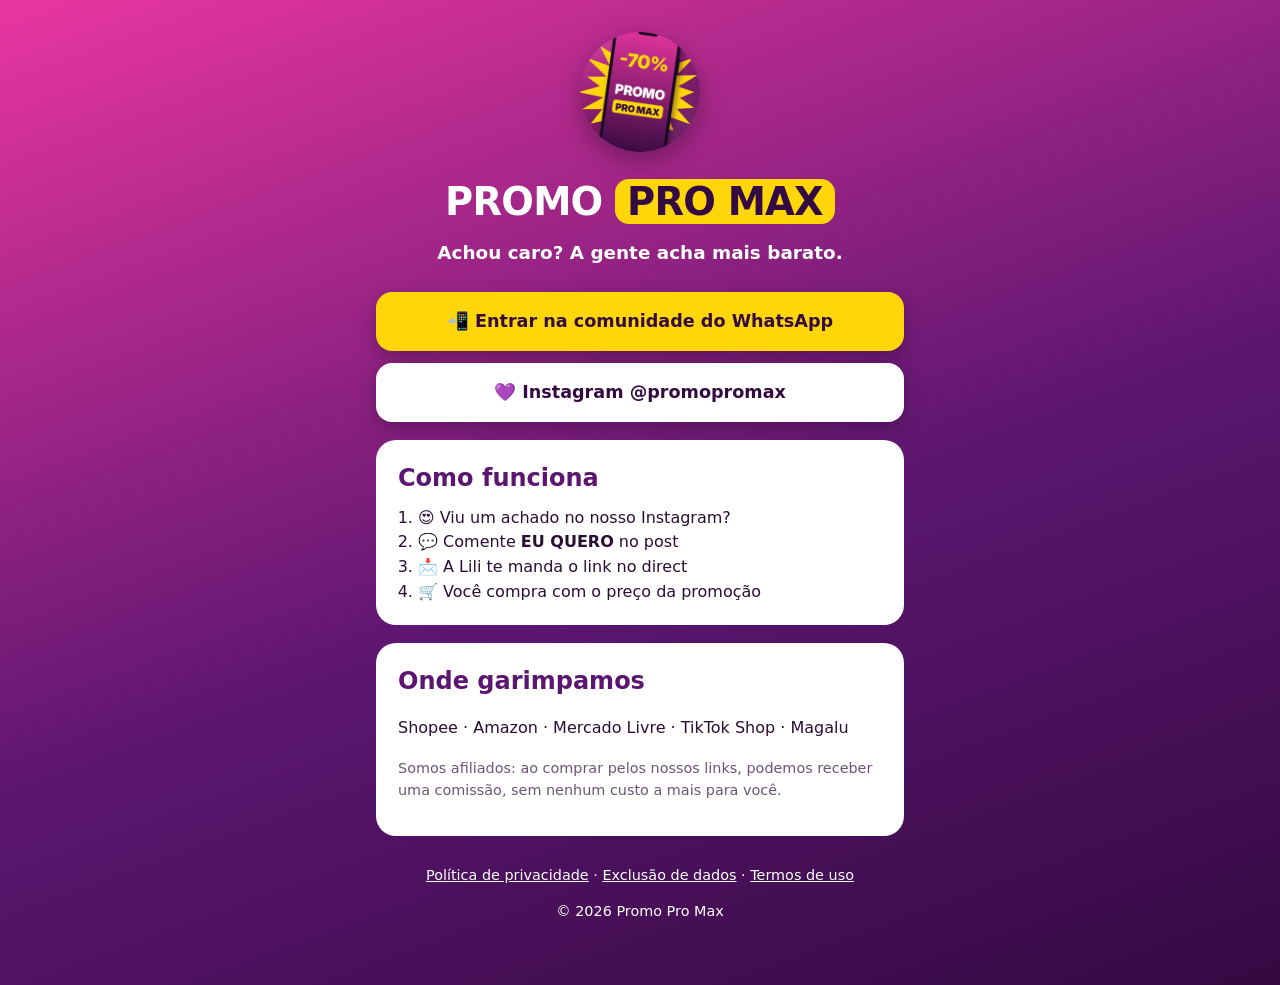
<file: index.html>
<!doctype html>
<html lang="pt-BR">
<head>
<meta charset="utf-8">
<meta name="viewport" content="width=device-width, initial-scale=1">
<title>Promo Pro Max</title>
<meta name="description" content="Achou caro? A gente acha mais barato. Os melhores achados da Shopee, Amazon, Mercado Livre e TikTok Shop, todos os dias.">
<link rel="icon" href="assets/logo.png">
<link rel="stylesheet" href="estilo.css">
</head>
<body>
<main class="wrap">
  <header class="topo">
    <img src="assets/logo.png" alt="Logo Promo Pro Max" class="logo" width="120" height="120">
    <h1>PROMO <span>PRO MAX</span></h1>
    <p class="slogan">Achou caro? A gente acha mais barato.</p>
  </header>

  <a class="botao" href="https://wa.me/5511970744031?text=Quero%20entrar%20no%20Promo%20Pro%20Max%20%5BSITE%5D">
    📲 Entrar na comunidade do WhatsApp
  </a>
  <a class="botao secundario" href="https://instagram.com/promopromax">💜 Instagram @promopromax</a>

  <section class="cartao">
    <h2>Como funciona</h2>
    <ol>
      <li>😍 Viu um achado no nosso Instagram?</li>
      <li>💬 Comente <b>EU QUERO</b> no post</li>
      <li>📩 A Lili te manda o link no direct</li>
      <li>🛒 Você compra com o preço da promoção</li>
    </ol>
  </section>

  <section class="cartao">
    <h2>Onde garimpamos</h2>
    <p>Shopee · Amazon · Mercado Livre · TikTok Shop · Magalu</p>
    <p class="nota">Somos afiliados: ao comprar pelos nossos links, podemos receber uma comissão, sem nenhum custo a mais para você.</p>
  </section>

  <footer>
    <a href="privacidade.html">Política de privacidade</a> ·
    <a href="exclusao-de-dados.html">Exclusão de dados</a> ·
    <a href="termos.html">Termos de uso</a>
    <p>© 2026 Promo Pro Max</p>
  </footer>
</main>
</body>
</html>
</file>
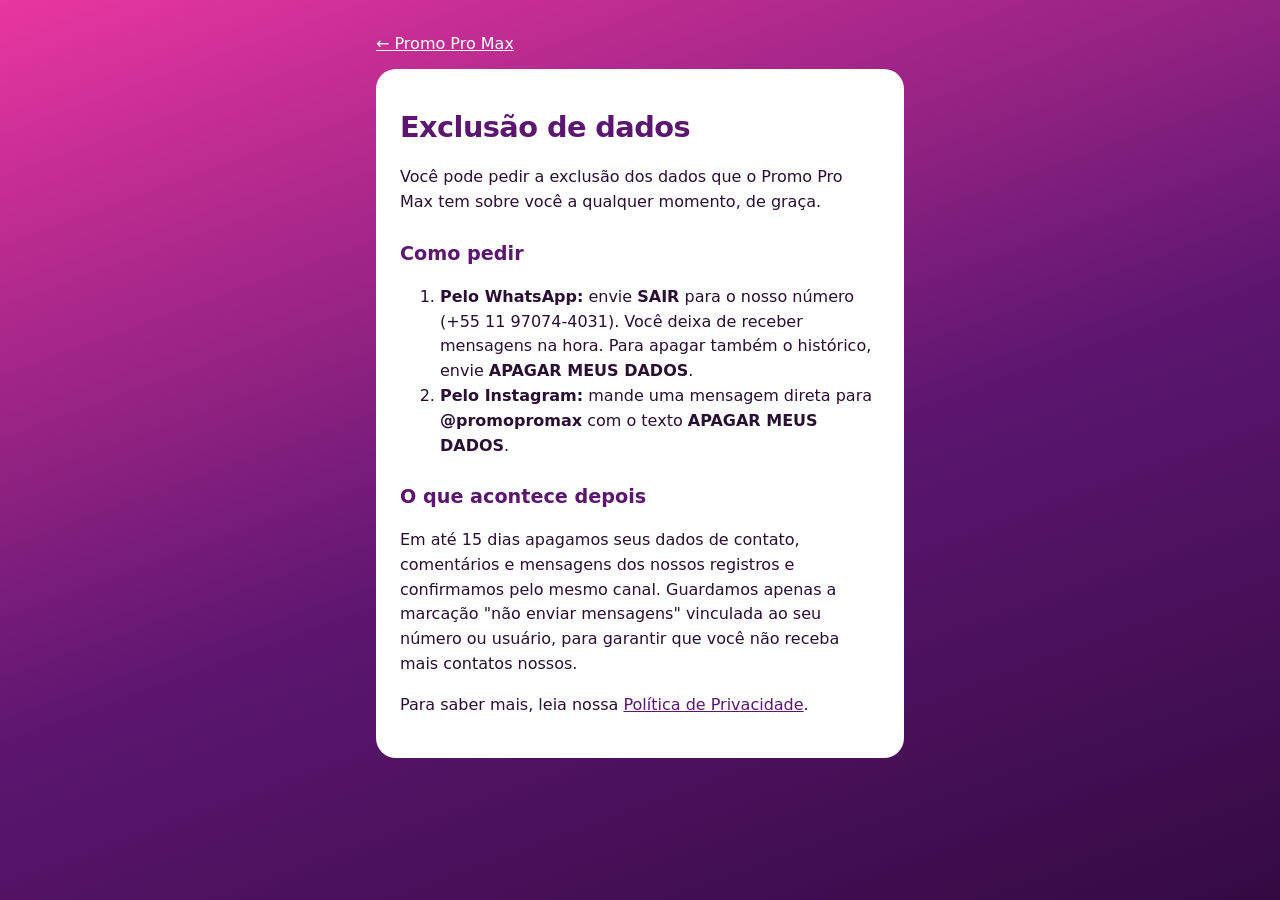
<file: exclusao-de-dados.html>
<!doctype html>
<html lang="pt-BR">
<head>
<meta charset="utf-8">
<meta name="viewport" content="width=device-width, initial-scale=1">
<title>Exclusão de Dados</title>
<link rel="icon" href="assets/logo.png">
<link rel="stylesheet" href="estilo.css">
</head>
<body>
<main class="wrap">
<a class="voltar" href="index.html">← Promo Pro Max</a>
<article class="doc">
<h1>Exclusão de dados</h1>
<p>Você pode pedir a exclusão dos dados que o Promo Pro Max tem sobre você a qualquer momento, de graça.</p>

<h2>Como pedir</h2>
<ol>
  <li><b>Pelo WhatsApp:</b> envie <b>SAIR</b> para o nosso número (+55 11 97074-4031). Você deixa de receber mensagens na hora.
  Para apagar também o histórico, envie <b>APAGAR MEUS DADOS</b>.</li>
  <li><b>Pelo Instagram:</b> mande uma mensagem direta para <b>@promopromax</b> com o texto <b>APAGAR MEUS DADOS</b>.</li>
  
</ol>

<h2>O que acontece depois</h2>
<p>Em até 15 dias apagamos seus dados de contato, comentários e mensagens dos nossos registros e confirmamos pelo mesmo
canal. Guardamos apenas a marcação "não enviar mensagens" vinculada ao seu número ou usuário, para garantir que você
não receba mais contatos nossos.</p>

<p>Para saber mais, leia nossa <a href="privacidade.html">Política de Privacidade</a>.</p>
</article>
</main>
</body>
</html>
</file>
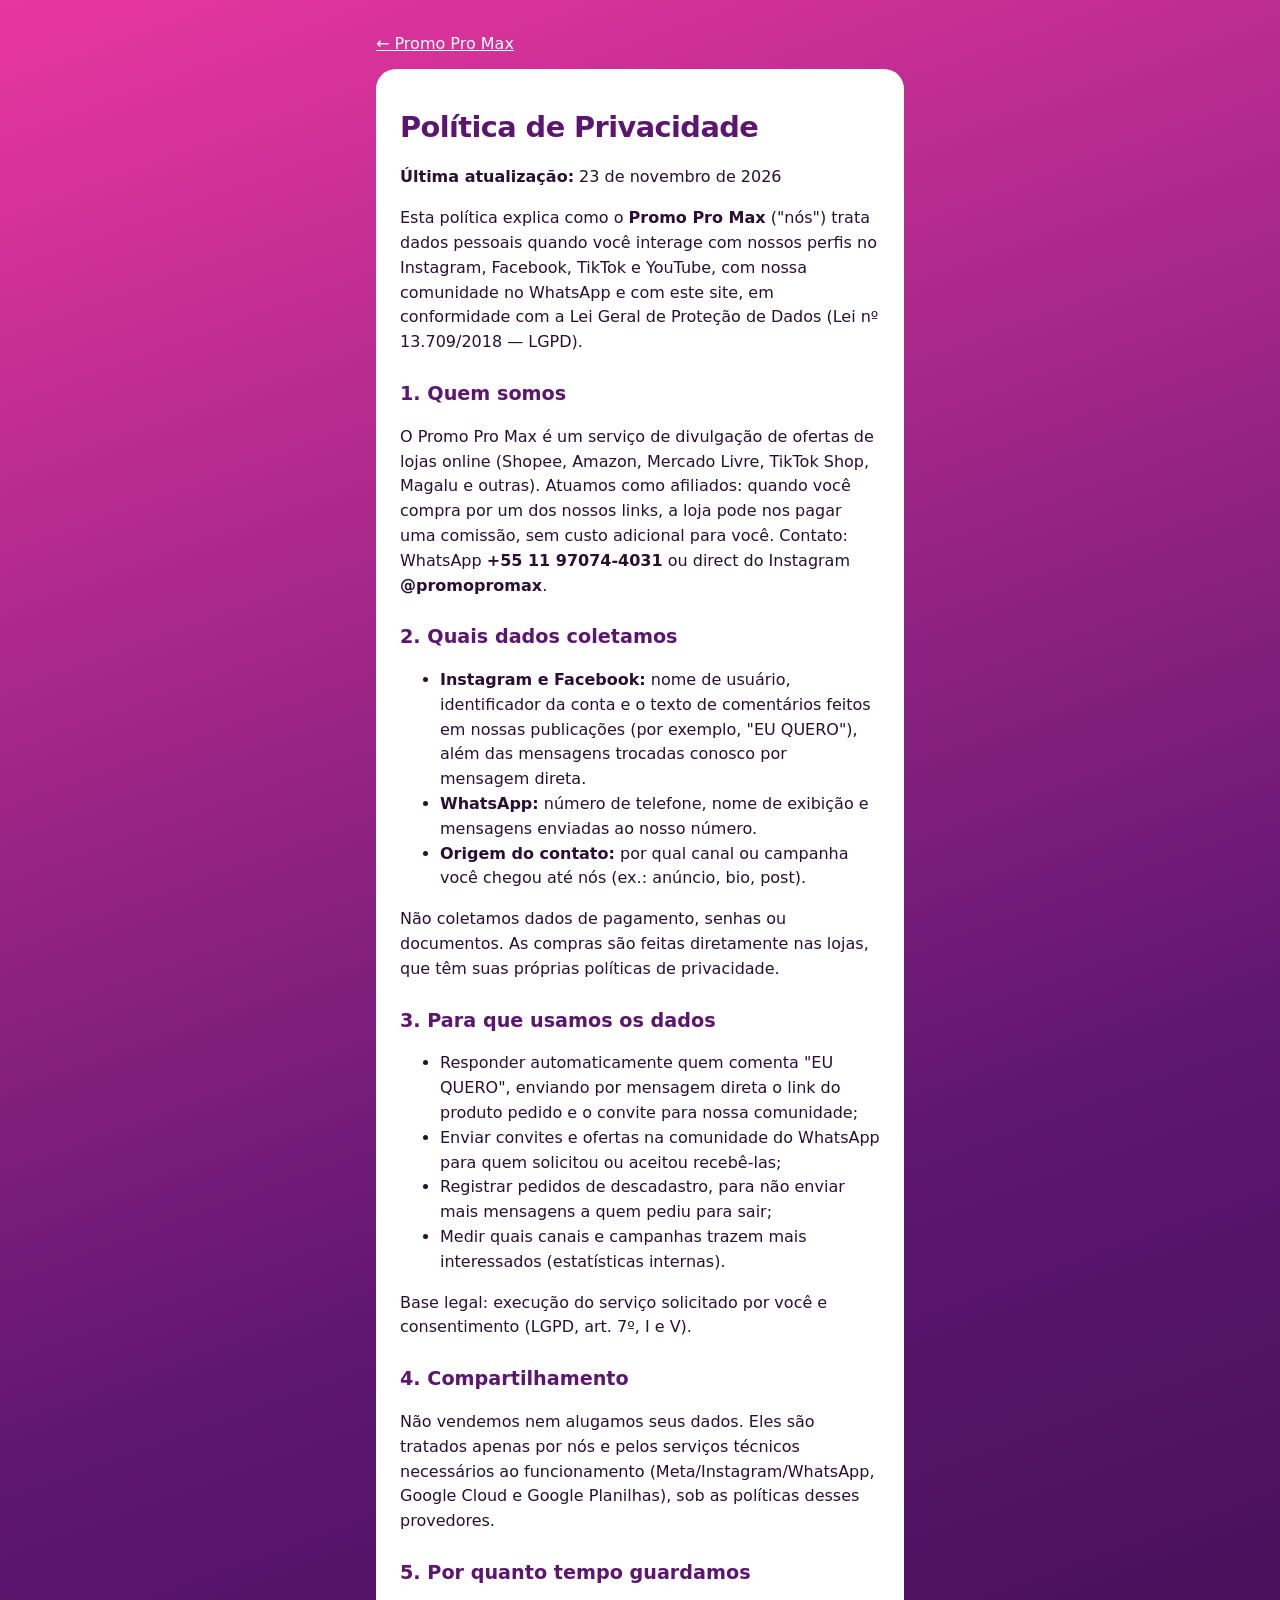
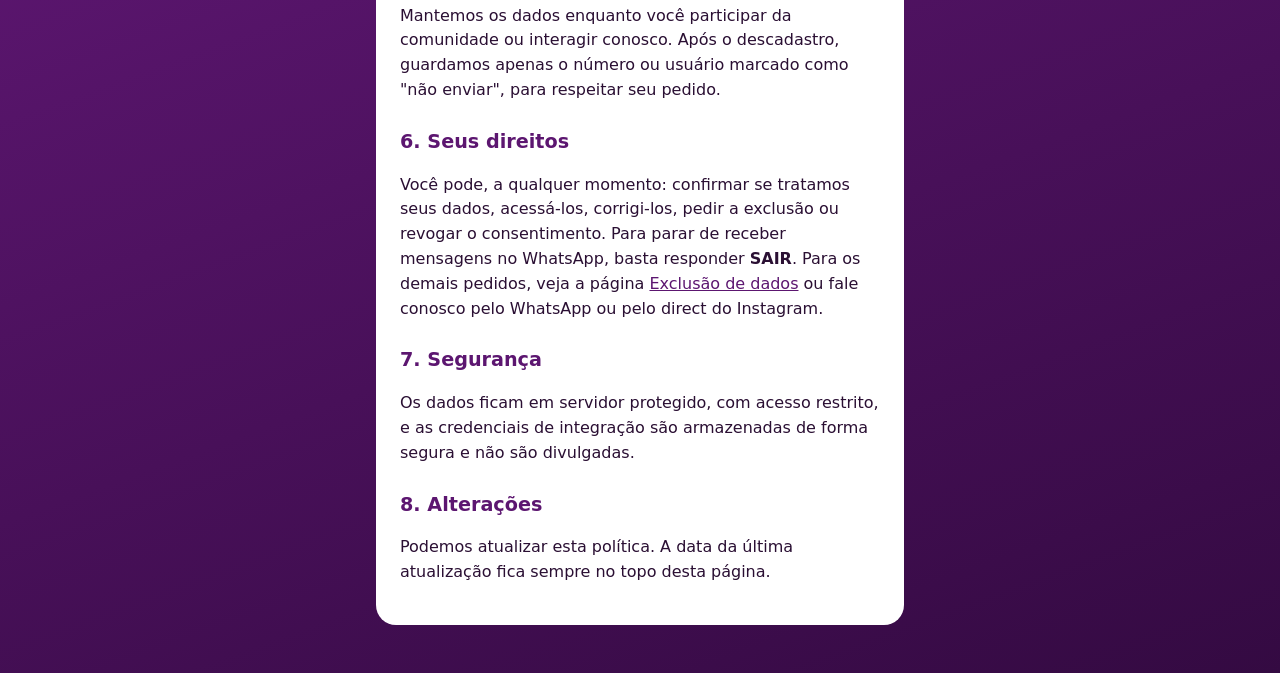
<file: privacidade.html>
<!doctype html>
<html lang="pt-BR">
<head>
<meta charset="utf-8">
<meta name="viewport" content="width=device-width, initial-scale=1">
<title>Política de Privacidade</title>
<link rel="icon" href="assets/logo.png">
<link rel="stylesheet" href="estilo.css">
</head>
<body>
<main class="wrap">
<a class="voltar" href="index.html">← Promo Pro Max</a>
<article class="doc">
<h1>Política de Privacidade</h1>
<p><b>Última atualização:</b> 23 de novembro de 2026</p>

<p>Esta política explica como o <b>Promo Pro Max</b> ("nós") trata dados pessoais quando você interage com nossos perfis
no Instagram, Facebook, TikTok e YouTube, com nossa comunidade no WhatsApp e com este site, em conformidade com a
Lei Geral de Proteção de Dados (Lei nº 13.709/2018 — LGPD).</p>

<h2>1. Quem somos</h2>
<p>O Promo Pro Max é um serviço de divulgação de ofertas de lojas online (Shopee, Amazon, Mercado Livre, TikTok Shop,
Magalu e outras). Atuamos como afiliados: quando você compra por um dos nossos links, a loja pode nos pagar uma
comissão, sem custo adicional para você. Contato: WhatsApp <b>+55 11 97074-4031</b> ou direct do Instagram <b>@promopromax</b>.</p>

<h2>2. Quais dados coletamos</h2>
<ul>
  <li><b>Instagram e Facebook:</b> nome de usuário, identificador da conta e o texto de comentários feitos em nossas
  publicações (por exemplo, "EU QUERO"), além das mensagens trocadas conosco por mensagem direta.</li>
  <li><b>WhatsApp:</b> número de telefone, nome de exibição e mensagens enviadas ao nosso número.</li>
  <li><b>Origem do contato:</b> por qual canal ou campanha você chegou até nós (ex.: anúncio, bio, post).</li>
</ul>
<p>Não coletamos dados de pagamento, senhas ou documentos. As compras são feitas diretamente nas lojas, que têm suas
próprias políticas de privacidade.</p>

<h2>3. Para que usamos os dados</h2>
<ul>
  <li>Responder automaticamente quem comenta "EU QUERO", enviando por mensagem direta o link do produto pedido e o
  convite para nossa comunidade;</li>
  <li>Enviar convites e ofertas na comunidade do WhatsApp para quem solicitou ou aceitou recebê-las;</li>
  <li>Registrar pedidos de descadastro, para não enviar mais mensagens a quem pediu para sair;</li>
  <li>Medir quais canais e campanhas trazem mais interessados (estatísticas internas).</li>
</ul>
<p>Base legal: execução do serviço solicitado por você e consentimento (LGPD, art. 7º, I e V).</p>

<h2>4. Compartilhamento</h2>
<p>Não vendemos nem alugamos seus dados. Eles são tratados apenas por nós e pelos serviços técnicos necessários ao
funcionamento (Meta/Instagram/WhatsApp, Google Cloud e Google Planilhas), sob as políticas desses provedores.</p>

<h2>5. Por quanto tempo guardamos</h2>
<p>Mantemos os dados enquanto você participar da comunidade ou interagir conosco. Após o descadastro, guardamos apenas
o número ou usuário marcado como "não enviar", para respeitar seu pedido.</p>

<h2>6. Seus direitos</h2>
<p>Você pode, a qualquer momento: confirmar se tratamos seus dados, acessá-los, corrigi-los, pedir a exclusão ou revogar
o consentimento. Para parar de receber mensagens no WhatsApp, basta responder <b>SAIR</b>. Para os demais pedidos, veja
a página <a href="exclusao-de-dados.html">Exclusão de dados</a> ou fale conosco pelo WhatsApp ou pelo direct do Instagram.</p>

<h2>7. Segurança</h2>
<p>Os dados ficam em servidor protegido, com acesso restrito, e as credenciais de integração são armazenadas de forma
segura e não são divulgadas.</p>

<h2>8. Alterações</h2>
<p>Podemos atualizar esta política. A data da última atualização fica sempre no topo desta página.</p>
</article>
</main>
</body>
</html>
</file>
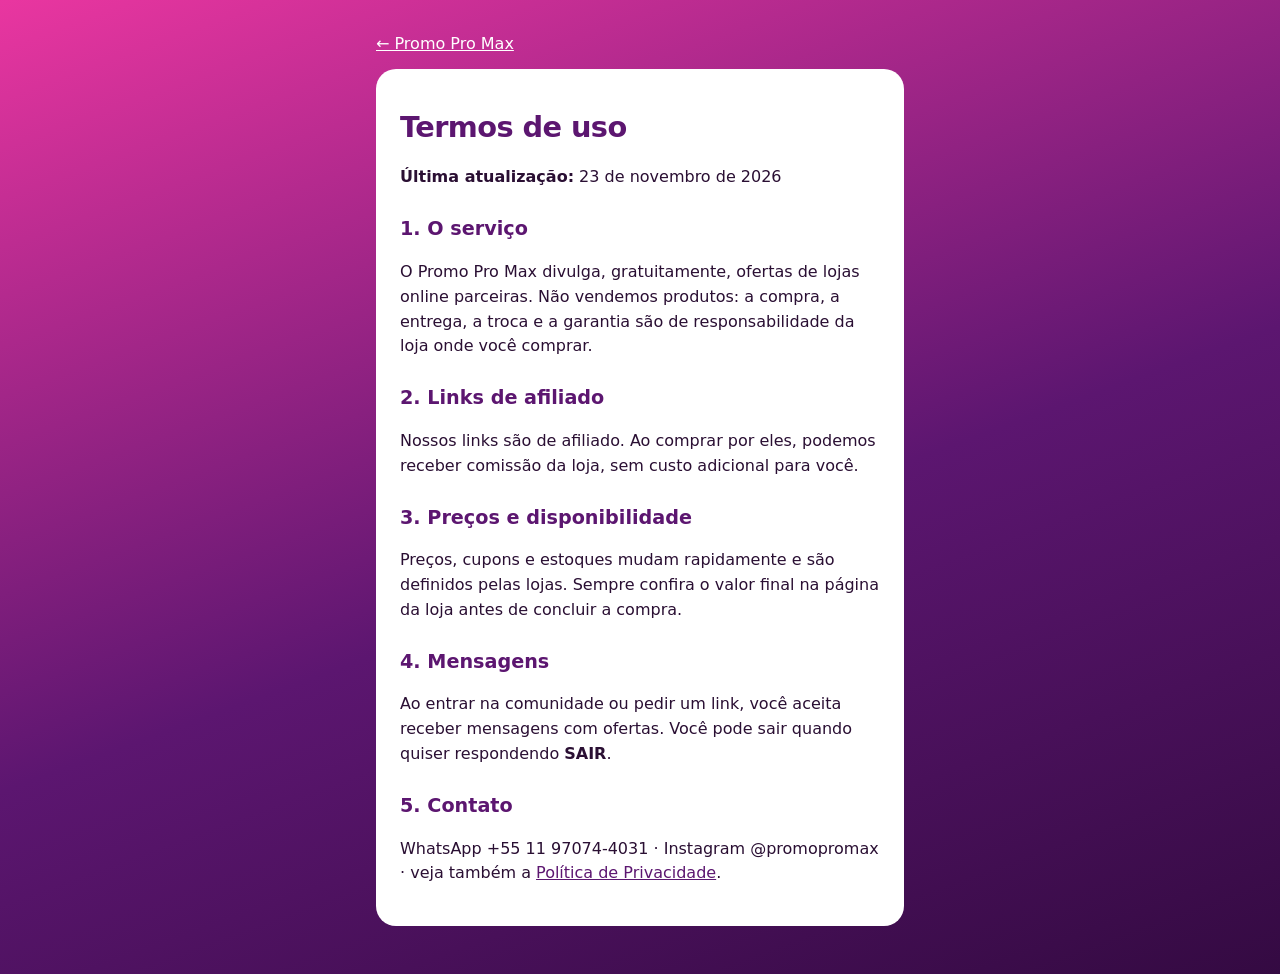
<file: termos.html>
<!doctype html>
<html lang="pt-BR">
<head>
<meta charset="utf-8">
<meta name="viewport" content="width=device-width, initial-scale=1">
<title>Termos de Uso</title>
<link rel="icon" href="assets/logo.png">
<link rel="stylesheet" href="estilo.css">
</head>
<body>
<main class="wrap">
<a class="voltar" href="index.html">← Promo Pro Max</a>
<article class="doc">
<h1>Termos de uso</h1>
<p><b>Última atualização:</b> 23 de novembro de 2026</p>
<h2>1. O serviço</h2>
<p>O Promo Pro Max divulga, gratuitamente, ofertas de lojas online parceiras. Não vendemos produtos: a compra, a entrega,
a troca e a garantia são de responsabilidade da loja onde você comprar.</p>
<h2>2. Links de afiliado</h2>
<p>Nossos links são de afiliado. Ao comprar por eles, podemos receber comissão da loja, sem custo adicional para você.</p>
<h2>3. Preços e disponibilidade</h2>
<p>Preços, cupons e estoques mudam rapidamente e são definidos pelas lojas. Sempre confira o valor final na página da loja
antes de concluir a compra.</p>
<h2>4. Mensagens</h2>
<p>Ao entrar na comunidade ou pedir um link, você aceita receber mensagens com ofertas. Você pode sair quando quiser
respondendo <b>SAIR</b>.</p>
<h2>5. Contato</h2>
<p>WhatsApp +55 11 97074-4031 · Instagram @promopromax · veja também a
<a href="privacidade.html">Política de Privacidade</a>.</p>
</article>
</main>
</body>
</html>
</file>
<file: estilo.css>
:root {
  --rosa: #E936A0;
  --roxo: #5C1670;
  --roxo-escuro: #340A42;
  --amarelo: #FFD60A;
  --branco: #FFFFFF;
  --texto: #2A0F33;
}
* { box-sizing: border-box; }
body {
  margin: 0;
  min-height: 100vh;
  font-family: "Inter", system-ui, -apple-system, "Segoe UI", Roboto, sans-serif;
  background: linear-gradient(160deg, var(--rosa) 0%, var(--roxo) 55%, var(--roxo-escuro) 100%);
  color: var(--branco);
  line-height: 1.55;
}
.wrap { max-width: 560px; margin: 0 auto; padding: 32px 16px 48px; }
.topo { text-align: center; margin-bottom: 24px; }
.logo { border-radius: 50%; box-shadow: 0 8px 24px rgba(0,0,0,.3); }
h1 { font-size: 2.4rem; font-weight: 900; margin: 12px 0 4px; letter-spacing: -.02em; }
h1 span { background: var(--amarelo); color: var(--roxo-escuro); padding: 0 12px; border-radius: 14px; }
.slogan { font-size: 1.15rem; font-weight: 700; margin: 8px 0 0; }
.botao {
  display: block; text-align: center; text-decoration: none; font-weight: 800; font-size: 1.1rem;
  background: var(--amarelo); color: var(--roxo-escuro); padding: 16px; border-radius: 16px; margin: 12px 0;
  box-shadow: 0 6px 18px rgba(0,0,0,.25);
}
.botao.secundario { background: var(--branco); }
.cartao { background: var(--branco); color: var(--texto); border-radius: 20px; padding: 20px 22px; margin: 18px 0; }
.cartao h2 { margin: 0 0 8px; color: var(--roxo); }
.cartao ol { margin: 0; padding-left: 20px; }
.nota { font-size: .9rem; color: #6b5573; }
footer { text-align: center; font-size: .9rem; margin-top: 28px; }
footer a { color: var(--branco); }
.doc { background: var(--branco); color: var(--texto); border-radius: 20px; padding: 24px; }
.doc h1 { color: var(--roxo); font-size: 1.8rem; }
.doc h2 { color: var(--roxo); font-size: 1.2rem; margin-top: 24px; }
.doc a { color: var(--roxo); }
.voltar { color: var(--branco); display: inline-block; margin-bottom: 12px; }
</file>
